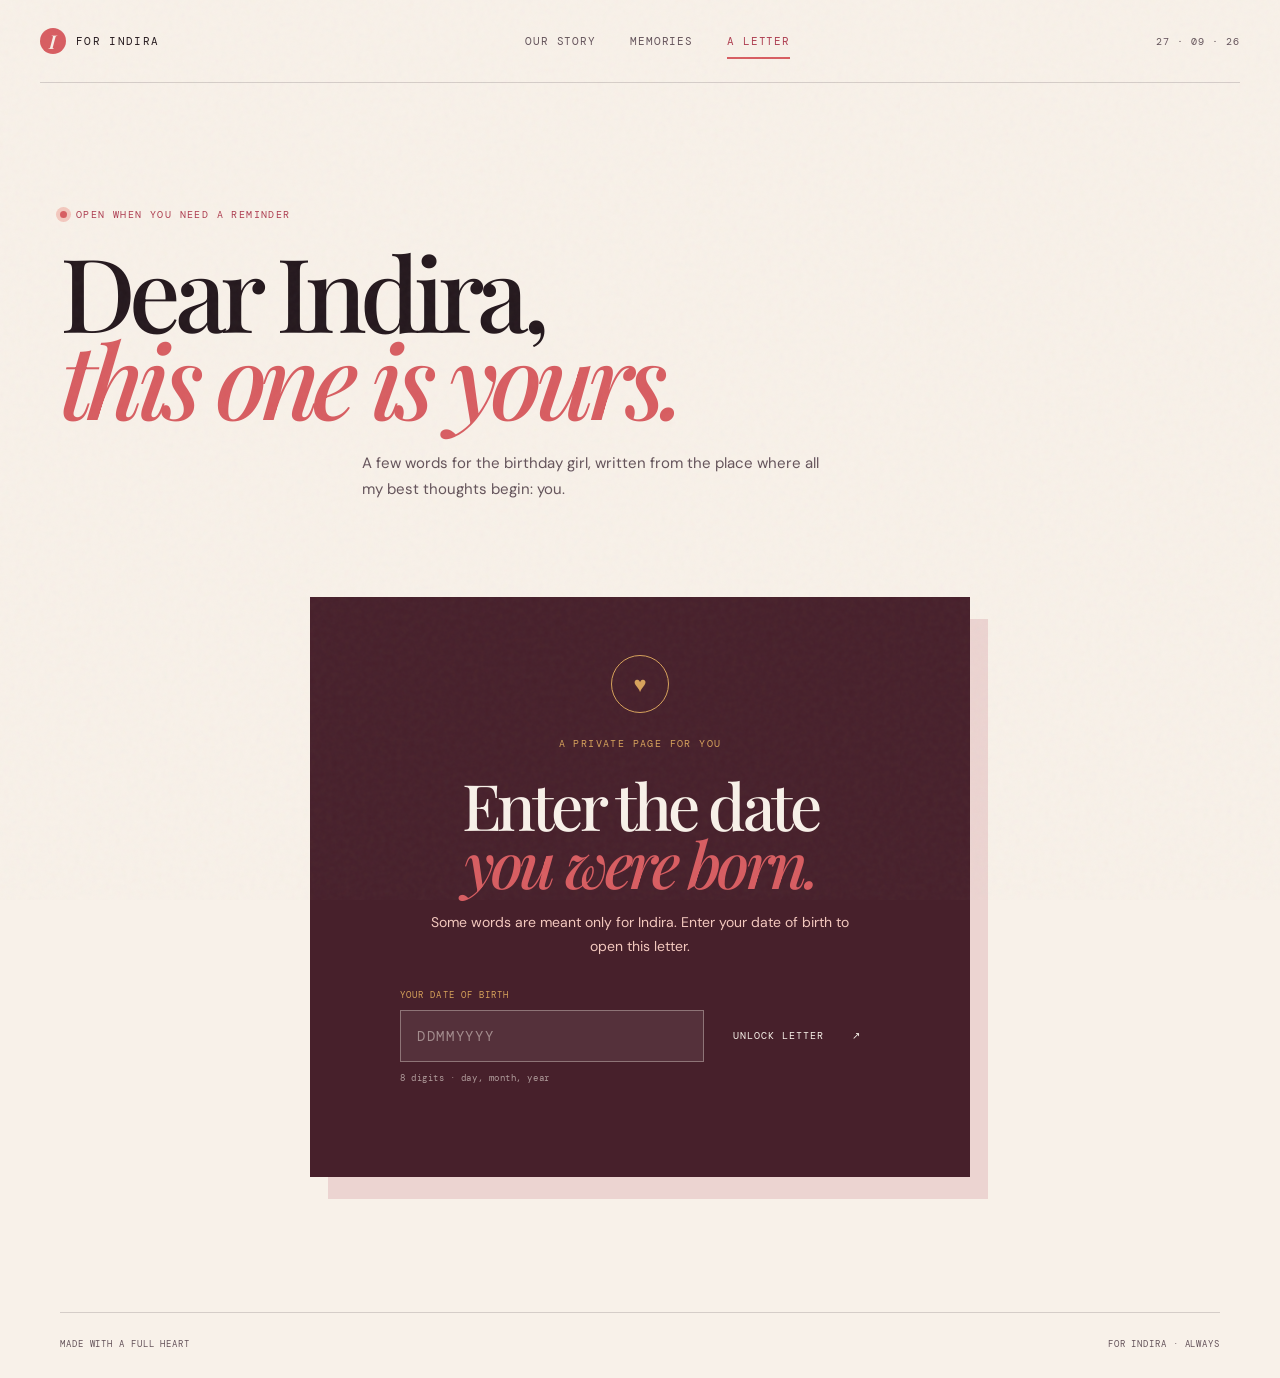
<file: letter.html>
<!doctype html>
<html lang="en">
  <head>
    <meta charset="utf-8" />
    <meta name="viewport" content="width=device-width, initial-scale=1" />
    <meta name="theme-color" content="#22151a" />
    <meta name="description" content="A birthday letter for Indu." />
    <title>A letter for Indu — For Indu</title>
    <link rel="stylesheet" href="styles.css" />
    <script defer src="script.js"></script>
  </head>
  <body class="inner-page letter-page">
    <div class="grain" aria-hidden="true"></div>
    <header class="site-header"><a class="brand" href="index.html"><span class="brand-mark">i</span><span>for indira</span></a><nav class="site-nav" aria-label="Main navigation"><a href="story.html">our story</a><a href="gallery.html">memories</a><a href="letter.html">a letter</a></nav><span class="header-date">27 · 09 · 26</span></header>
    <main>
      <section class="inner-hero section-shell letter-intro"><p class="eyebrow"><span class="eyebrow-dot"></span> open when you need a reminder</p><h1>Dear Indira,<br /><em>this one is yours.</em></h1><p class="inner-lede">A few words for the birthday girl, written from the place where all my best thoughts begin: you.</p></section>
      <section class="letter-lock section-shell" data-letter-lock>
        <div class="letter-lock-card">
          <span class="lock-mark">♥</span>
          <p class="eyebrow">a private page for you</p>
          <h2>Enter the date<br /><em>you were born.</em></h2>
          <p>Some words are meant only for Indira. Enter your date of birth to open this letter.</p>
          <form class="dob-form" data-dob-form novalidate>
            <label for="dob">Your date of birth</label>
            <div class="dob-row"><input id="dob" name="dob" type="password" inputmode="numeric" autocomplete="off" maxlength="8" placeholder="DDMMYYYY" required /><button class="button button-primary" type="submit">unlock letter <span>↗</span></button></div>
            <small class="dob-hint">8 digits · day, month, year</small>
            <p class="dob-error" data-dob-error role="alert" aria-live="polite"></p>
          </form>
        </div>
      </section>
      <section class="letter-wrap section-shell" data-protected-letter hidden aria-hidden="true">
        <div class="letter-paper">
          <div class="paper-topline"><span>27 September 2026</span><span>with love, always</span></div>
          <div class="letter-content"><p class="letter-salutation">My beautiful Indu,</p><p>Happy birthday to the person who makes my life feel more like itself.</p><p>This is your first birthday with my ring on your finger, and my whole life ahead of us, and I keep catching myself smiling at the thought that I get to call you my fiancée.</p><p>I arrived too late to be your first love... but maybe i arrived just in time to become the love of your life... I have loved you in so many seasons already, but loving you with forever in our plans feels like a new kind of happiness.</p><p>I hope this next year brings you the kind of happiness that stays after the candles are gone—the quiet, certain kind that lives in your chest and reminds you that you are loved beyond measure.</p><p>Thank you for your softness, your strength, your laugh, and all the tiny ways you make a day better without even trying. I still get to call you my girlfriend, my fiancée, and my favourite person in the same lifetime. I don’t think I’ll ever stop feeling lucky about that.</p><p>When I look at the little girl in the first photo and then at the woman I am going to marry, I feel grateful for every road that brought you to me. Here’s to every place we haven’t seen, every meal we haven’t shared, and every ordinary Tuesday that will become a memory because it happened with you.</p><p class="letter-signoff">I love you, endlessly.<br /><span>Your almost-husband</span> <strong>♥</strong></p></div>
          <span class="paper-stamp">i<br /><small>♥</small></span>
        </div>
        <button class="button button-outline print-button" type="button" data-print>save this letter <span>↓</span></button>
      </section>
    </main>
    <footer class="site-footer section-shell"><span>made with a full heart</span><span>for indira · always</span></footer>
  </body>
</html>
</file>
<file: styles.css>
@import url('https://fonts.googleapis.com/css2?family=DM+Mono:wght@400;500&family=DM+Sans:wght@400;500;600;700&family=Playfair+Display:ital,wght@0,500;0,600;1,500;1,600&display=swap');

:root {
  --ink: #24181d;
  --ink-soft: #64535a;
  --paper: #f8f1e9;
  --paper-deep: #eaded3;
  --rose: #d85d61;
  --rose-dark: #ae3d50;
  --rose-pale: #f3c8be;
  --wine: #47202b;
  --gold: #d7a25b;
  --line: rgba(36, 24, 29, .16);
  --serif: 'Playfair Display', Georgia, serif;
  --sans: 'DM Sans', Arial, sans-serif;
  --mono: 'DM Mono', monospace;
}

* { box-sizing: border-box; }
[hidden] { display: none !important; }
html { scroll-behavior: smooth; }
body { margin: 0; background: var(--paper); color: var(--ink); font-family: var(--sans); overflow-x: hidden; }
a { color: inherit; text-decoration: none; }
button { font: inherit; }
.grain { position: fixed; inset: 0; z-index: 20; pointer-events: none; opacity: .055; background-image: url("data:image/svg+xml,%3Csvg viewBox='0 0 180 180' xmlns='http://www.w3.org/2000/svg'%3E%3Cfilter id='n'%3E%3CfeTurbulence type='fractalNoise' baseFrequency='.85' numOctaves='3' stitchTiles='stitch'/%3E%3C/filter%3E%3Crect width='100%25' height='100%25' filter='url(%23n)' opacity='.7'/%3E%3C/svg%3E"); }
.section-shell { width: min(1160px, calc(100% - 80px)); margin-inline: auto; }
.site-header { position: relative; z-index: 2; width: min(1280px, calc(100% - 80px)); margin: 0 auto; padding: 28px 0; display: flex; align-items: center; justify-content: space-between; border-bottom: 1px solid var(--line); }
.brand { display: flex; align-items: center; gap: 10px; font-family: var(--mono); font-size: 11px; letter-spacing: .12em; text-transform: uppercase; }
.brand-mark { width: 26px; height: 26px; display: grid; place-items: center; border-radius: 50%; background: var(--rose); color: var(--paper); font: 600 19px var(--serif); font-style: italic; }
.site-nav { display: flex; gap: 34px; color: var(--ink-soft); font: 11px var(--mono); letter-spacing: .08em; text-transform: uppercase; }
.site-nav a { position: relative; transition: color .25s ease; }
.site-nav a:hover, .site-nav a.active { color: var(--rose-dark); }
.site-nav a.active::after { content: ''; position: absolute; left: 0; right: 0; bottom: -11px; height: 2px; background: var(--rose); }
.header-date { color: var(--ink-soft); font: 10px var(--mono); letter-spacing: .1em; }
.hero { min-height: 690px; padding: 88px 0 110px; display: grid; grid-template-columns: 1fr .85fr; align-items: center; gap: 80px; }
.eyebrow { display: flex; align-items: center; gap: 9px; margin: 0 0 26px; color: var(--rose-dark); font: 10px var(--mono); letter-spacing: .14em; text-transform: uppercase; }
.eyebrow-dot { width: 7px; height: 7px; border-radius: 50%; background: var(--rose); box-shadow: 0 0 0 4px var(--rose-pale); }
h1, h2, h3, p { margin-top: 0; }
h1 { max-width: 680px; margin-bottom: 30px; font: 500 clamp(4.3rem, 8vw, 7.65rem)/.85 var(--serif); letter-spacing: -.065em; }
h1 em, h2 em, h3 em { color: var(--rose); font-style: italic; }
.hero-intro { max-width: 380px; color: var(--ink-soft); font-size: 15px; line-height: 1.75; }
.hero-actions { display: flex; align-items: center; flex-wrap: wrap; gap: 18px 27px; margin-top: 40px; }
.button { display: inline-flex; align-items: center; gap: 28px; border: 0; cursor: pointer; font: 10px var(--mono); letter-spacing: .1em; text-transform: uppercase; transition: transform .25s ease, background .25s ease, color .25s ease; }
.button:hover { transform: translateY(-3px); }
.button-primary { padding: 17px 19px; background: var(--wine); color: var(--paper); }
.button-primary:hover { background: var(--rose-dark); }
.button-video { padding: 17px 19px; background: var(--rose); color: var(--paper); }
.button-video:hover { background: var(--rose-dark); }
.button-outline { padding: 15px 18px; color: var(--wine); border: 1px solid var(--wine); background: transparent; }
.button-outline:hover { color: var(--paper); background: var(--wine); }
.text-link { color: var(--ink-soft); font: 10px var(--mono); letter-spacing: .08em; text-transform: uppercase; }
.text-link span { margin-left: 8px; color: var(--rose); font-size: 15px; }
.hero-art { position: relative; min-height: 510px; }
.hero-photo { position: absolute; top: 22px; right: 32px; width: min(370px, 75%); aspect-ratio: .75; transform: rotate(4deg); }
.photo-slot { position: relative; display: flex; flex-direction: column; align-items: center; justify-content: center; overflow: hidden; border: 13px solid #fffaf4; box-shadow: 22px 28px 0 rgba(174, 61, 80, .18); background: linear-gradient(135deg, #ecc8bb, #b95b68); color: rgba(71, 32, 43, .72); transition: background-color .3s ease; }
.photo-image { position: absolute; inset: 0; z-index: 0; display: block; width: 100%; height: 100%; object-fit: contain; object-position: center; background: #fffaf4; }
.photo-slot.has-photo { background-color: #fffaf4; }
.photo-slot.has-photo .photo-icon, .photo-slot.has-photo .photo-slot-label { opacity: 0; }
.photo-slot .photo-icon, .photo-slot .photo-slot-label { position: relative; z-index: 1; }
.photo-icon { margin-bottom: 15px; font: 24px var(--serif); }
.photo-slot-label { max-width: 120px; text-align: center; font: 9px/1.5 var(--mono); letter-spacing: .04em; text-transform: uppercase; }
.orbit { position: absolute; border: 1px solid var(--rose); border-radius: 50%; opacity: .5; }
.orbit-one { width: 480px; height: 180px; top: 135px; right: -20px; transform: rotate(-32deg); }
.orbit-two { width: 480px; height: 180px; top: 135px; right: -20px; transform: rotate(35deg); border-color: var(--gold); }
.hero-sticker { position: absolute; display: flex; align-items: center; gap: 6px; padding: 10px 13px; background: var(--paper); box-shadow: 4px 5px 0 rgba(36, 24, 29, .1); font: 10px var(--mono); letter-spacing: .06em; text-transform: uppercase; }
.sticker-top { top: 12px; left: 20px; transform: rotate(-8deg); color: var(--rose-dark); }
.sticker-top span { font-size: 15px; }
.sticker-bottom { right: 4px; bottom: 64px; transform: rotate(-4deg); }
.hero-note { position: absolute; left: 0; bottom: 40px; width: 135px; height: 135px; display: grid; place-items: center; text-align: center; border-radius: 50%; background: var(--gold); color: var(--wine); transform: rotate(-11deg); font: 11px/1.1 var(--mono); text-transform: uppercase; }
.hero-note strong { font: italic 27px var(--serif); text-transform: lowercase; }
.ticker { overflow: hidden; padding: 18px 0; background: var(--rose); color: var(--paper); transform: rotate(-1.5deg) scale(1.02); }
.ticker-track { width: max-content; display: flex; align-items: center; gap: 38px; animation: ticker 24s linear infinite; font: 10px var(--mono); letter-spacing: .13em; text-transform: uppercase; }
.ticker-track i { color: var(--gold); font-size: 17px; font-style: normal; }
@keyframes ticker { to { transform: translateX(-33.33%); } }
.countdown-section { padding: 150px 0 120px; display: flex; justify-content: space-between; align-items: end; gap: 40px; }
h2 { font: 500 clamp(3rem, 6vw, 5.4rem)/.9 var(--serif); letter-spacing: -.06em; }
.countdown-card { min-width: 570px; display: flex; align-items: center; justify-content: space-around; padding: 30px 24px; background: var(--wine); color: var(--paper); }
.countdown-item { display: flex; flex-direction: column; align-items: center; gap: 6px; }
.countdown-item strong { font: 500 38px var(--serif); color: var(--gold); }
.countdown-item span { font: 9px var(--mono); letter-spacing: .1em; text-transform: uppercase; opacity: .7; }
.countdown-divider { color: var(--rose); font: 24px var(--serif); }
.love-note { position: relative; max-width: 970px; padding: 88px 90px; background: var(--rose-pale); text-align: center; }
.love-note p { margin: 0 auto 24px; max-width: 690px; font: italic 35px/1.25 var(--serif); letter-spacing: -.03em; color: var(--wine); }
.quote-mark { position: absolute; left: 50px; top: 42px; color: var(--rose); font: 90px/.8 var(--serif); }
.signature { font: 10px var(--mono); letter-spacing: .12em; text-transform: uppercase; color: var(--rose-dark); }
.preview-grid { display: grid; grid-template-columns: 1fr 1fr; gap: 18px; padding: 120px 0 145px; }
.preview-card { position: relative; min-height: 360px; padding: 35px; display: flex; flex-direction: column; justify-content: flex-end; overflow: hidden; transition: transform .3s ease; }
.preview-card:hover { transform: translateY(-7px); }
.preview-story { background: var(--wine); color: var(--paper); }
.preview-gallery { background: #e1aa91; color: var(--wine); }
.preview-card .eyebrow { margin-bottom: 14px; color: var(--gold); }
.preview-gallery .eyebrow { color: var(--rose-dark); }
.preview-card h3 { margin-bottom: 24px; font: 500 45px/.9 var(--serif); letter-spacing: -.05em; }
.card-number, .card-arrow { position: absolute; top: 27px; font: 10px var(--mono); }
.card-number { left: 30px; opacity: .65; }
.card-arrow { right: 30px; font-size: 22px; }
.card-link { font: 10px var(--mono); letter-spacing: .1em; text-transform: uppercase; opacity: .75; }
.site-footer { display: flex; justify-content: space-between; padding: 25px 0 28px; border-top: 1px solid var(--line); color: var(--ink-soft); font: 9px var(--mono); letter-spacing: .1em; text-transform: uppercase; }
.inner-hero { padding: 125px 0 95px; }
.inner-hero h1 { font-size: clamp(4rem, 8vw, 7.2rem); }
.inner-lede { max-width: 470px; margin-left: 26%; color: var(--ink-soft); font-size: 15px; line-height: 1.7; }
.timeline { padding-bottom: 125px; }
.timeline-item { display: grid; grid-template-columns: 80px 1fr 170px; gap: 45px; padding: 55px 0; border-top: 1px solid var(--line); }
.timeline-marker { width: 42px; height: 42px; display: grid; place-items: center; border: 1px solid var(--rose); border-radius: 50%; color: var(--rose-dark); font: 10px var(--mono); }
.timeline-copy { max-width: 620px; }
.timeline-label { color: var(--rose-dark); font: 10px var(--mono); letter-spacing: .1em; text-transform: uppercase; }
.timeline-copy h2 { margin: 18px 0 20px; font-size: 55px; }
.timeline-copy p { max-width: 490px; color: var(--ink-soft); font-size: 15px; line-height: 1.8; }
.timeline-year { padding-top: 2px; color: var(--ink-soft); font: 10px var(--mono); letter-spacing: .08em; text-align: right; text-transform: uppercase; }
.chapter-photo { padding-bottom: 135px; display: grid; grid-template-columns: minmax(300px, 650px) 1fr; align-items: end; gap: 65px; }
.wide-photo { width: min(430px, 100%); aspect-ratio: .5625; justify-self: center; }
.photo-caption { margin: 0 0 7px; font: 22px/1.3 var(--serif); letter-spacing: -.03em; }
.photo-caption em { color: var(--rose); }
.gallery-grid { display: grid; grid-template-columns: 1fr 1.15fr; gap: 70px 25px; padding-bottom: 120px; }
.gallery-card { margin: 0; }
.gallery-photo { width: 100%; border-width: 10px; box-shadow: 12px 15px 0 rgba(174, 61, 80, .15); }
.gallery-tall { grid-row: span 2; width: 76%; transform: rotate(-3deg); }
.gallery-tall .gallery-photo { aspect-ratio: .75; background: linear-gradient(150deg, #e0a790, #b95164); }
.gallery-wide { width: 94%; margin-left: auto; transform: rotate(2deg); }
.gallery-wide .gallery-photo { aspect-ratio: .667; background: linear-gradient(150deg, #e6c79e, #d87b69); }
.gallery-wide .photo-slot[data-photo$="memory-04.jpg"] { aspect-ratio: .75; }
.gallery-square { width: 73%; margin-left: 9%; transform: rotate(3deg); }
.gallery-square .gallery-photo { aspect-ratio: .57; background: linear-gradient(150deg, #c995a1, #6f374a); color: var(--paper); }
.gallery-offset { margin-top: -30px; }
figcaption { display: flex; gap: 12px; margin-top: 19px; color: var(--ink-soft); font: 10px var(--mono); letter-spacing: .06em; text-transform: uppercase; }
figcaption span { color: var(--rose-dark); }
.gallery-cta { display: flex; align-items: center; justify-content: center; gap: 30px; padding: 80px 0 130px; border-top: 1px solid var(--line); color: var(--rose-dark); text-align: center; }
.gallery-cta p { margin: 0; font: 38px/1 var(--serif); letter-spacing: -.04em; }
.gallery-cta em { color: var(--rose); }
.cta-spark { color: var(--gold); font-size: 26px; }
.engagement-note { display: grid; grid-template-columns: 110px 1fr; gap: 35px; align-items: center; margin-bottom: 105px; padding: 42px 55px; background: var(--wine); color: var(--paper); }
.engagement-note-mark { width: 64px; height: 64px; display: grid; place-items: center; border: 1px solid var(--gold); border-radius: 50%; color: var(--gold); font: italic 31px var(--serif); }
.engagement-note p { max-width: 700px; margin: 0; font: italic 25px/1.35 var(--serif); letter-spacing: -.025em; }
.engagement-note small { display: block; margin-top: 12px; color: var(--rose-pale); font: 9px var(--mono); letter-spacing: .12em; text-transform: uppercase; }
.letter-intro { padding-bottom: 80px; }
.letter-wrap { padding-bottom: 135px; display: flex; flex-direction: column; align-items: center; }
.letter-paper { position: relative; width: min(760px, 100%); padding: 36px 80px 75px; background: #fffaf2; box-shadow: 0 22px 50px rgba(71, 32, 43, .1); }
.letter-paper::before { content: ''; position: absolute; inset: 12px; border: 1px solid rgba(174, 61, 80, .32); pointer-events: none; }
.paper-topline { position: relative; z-index: 1; display: flex; justify-content: space-between; padding-bottom: 18px; border-bottom: 1px solid rgba(36, 24, 29, .15); color: var(--ink-soft); font: 9px var(--mono); letter-spacing: .1em; text-transform: uppercase; }
.letter-content { position: relative; z-index: 1; padding: 55px 25px 0; font: 17px/1.85 var(--serif); color: #49343b; }
.letter-content p { margin-bottom: 23px; }
.letter-salutation { color: var(--rose-dark); font-style: italic; }
.letter-signoff { padding-top: 20px; color: var(--wine); }
.letter-signoff span { font-size: 14px; }
.letter-signoff strong { color: var(--rose); font-family: var(--sans); }
.paper-stamp { position: absolute; right: 54px; bottom: 27px; width: 55px; height: 55px; display: grid; place-items: center; border: 1px solid var(--rose); border-radius: 50%; color: var(--rose); font: italic 26px var(--serif); transform: rotate(12deg); }
.paper-stamp small { margin-top: -25px; font: 13px var(--sans); }
.print-button { margin-top: 35px; }
.video-modal { position: fixed; inset: 0; z-index: 40; display: flex; align-items: center; justify-content: center; padding: 24px; background: rgba(36, 24, 29, .82); backdrop-filter: blur(10px); }
.video-modal.is-open { display: flex; }
.video-dialog { position: relative; width: min(980px, 100%); padding: 35px 40px 40px; background: var(--paper); box-shadow: 0 28px 80px rgba(0, 0, 0, .3); }
.video-dialog h2 { margin-bottom: 25px; font-size: clamp(2.8rem, 6vw, 5rem); }
.video-dialog video { display: block; width: 100%; max-height: 70vh; background: #140d10; }
.video-close { position: absolute; top: 16px; right: 18px; z-index: 1; width: 34px; height: 34px; border: 1px solid var(--line); border-radius: 50%; background: transparent; color: var(--ink); cursor: pointer; font-size: 25px; line-height: 1; }
.video-close:hover { background: var(--rose); color: var(--paper); }
.letter-lock { padding-bottom: 135px; }
.letter-lock-card { max-width: 660px; margin: 0 auto; padding: 58px 65px 65px; background: var(--wine); color: var(--paper); text-align: center; box-shadow: 18px 22px 0 rgba(174, 61, 80, .16); }
.letter-lock-card .eyebrow { justify-content: center; color: var(--gold); }
.lock-mark { width: 58px; height: 58px; display: grid; place-items: center; margin: 0 auto 24px; border: 1px solid var(--gold); border-radius: 50%; color: var(--gold); font-size: 22px; }
.letter-lock-card h2 { margin: 14px 0 20px; font-size: clamp(2.7rem, 5vw, 4.5rem); }
.letter-lock-card > p:not(.eyebrow):not(.dob-error) { max-width: 420px; margin: 0 auto 30px; color: var(--rose-pale); font-size: 14px; line-height: 1.7; }
.dob-form { max-width: 480px; margin: 0 auto; text-align: left; }
.dob-form label { display: block; margin-bottom: 9px; color: var(--gold); font: 9px var(--mono); letter-spacing: .12em; text-transform: uppercase; }
.dob-row { display: flex; gap: 10px; }
.dob-row input { min-width: 0; flex: 1; padding: 16px; border: 1px solid rgba(248, 241, 233, .35); outline: none; background: rgba(248, 241, 233, .08); color: var(--paper); font: 14px var(--mono); letter-spacing: .12em; }
.dob-row input::placeholder { color: rgba(248, 241, 233, .48); }
.dob-row input:focus { border-color: var(--gold); box-shadow: 0 0 0 3px rgba(215, 162, 91, .16); }
.dob-hint { display: block; margin-top: 10px; color: rgba(248, 241, 233, .6); font: 9px var(--mono); letter-spacing: .06em; }
.dob-error { min-height: 18px; margin: 10px 0 0; color: #ffb3a8; font: 10px var(--mono); }

@media (max-width: 800px) {
  .section-shell, .site-header { width: min(100% - 40px, 600px); }
  .site-header { padding: 20px 0; }
  .site-nav { gap: 13px; font-size: 9px; }
  .site-nav a.active::after { bottom: -8px; }
  .header-date { display: none; }
  .hero { min-height: auto; padding: 75px 0 85px; display: flex; flex-direction: column; align-items: stretch; gap: 50px; }
  h1 { font-size: clamp(4rem, 19vw, 6.5rem); }
  .hero-art { min-height: 430px; }
  .hero-photo { right: 10%; width: 68%; }
  .orbit-one, .orbit-two { right: -10%; width: 110%; }
  .hero-note { bottom: 6px; left: 3%; width: 110px; height: 110px; }
  .sticker-bottom { right: 0; bottom: 34px; font-size: 8px; }
  .countdown-section { padding: 110px 0 90px; display: block; }
  .countdown-card { min-width: 0; margin-top: 45px; padding: 20px 10px; }
  .countdown-item strong { font-size: 25px; }
  .countdown-item span { font-size: 7px; }
  .countdown-divider { font-size: 16px; }
  .love-note { padding: 65px 28px; }
  .love-note p { font-size: 27px; }
  .quote-mark { left: 16px; top: 25px; font-size: 60px; }
  .preview-grid { grid-template-columns: 1fr; padding: 90px 0 100px; }
  .preview-card { min-height: 280px; }
  .inner-hero { padding: 80px 0 70px; }
  .inner-lede { margin-left: 0; }
  .timeline-item { grid-template-columns: 45px 1fr; gap: 20px; padding: 40px 0; }
  .timeline-year { grid-column: 2; padding: 0; text-align: left; }
  .timeline-copy h2 { font-size: 41px; }
  .chapter-photo { display: block; padding-bottom: 100px; }
  .wide-photo { width: 100%; }
  .photo-caption { margin: 30px 0 0; }
  .gallery-grid { display: flex; flex-direction: column; gap: 55px; padding-bottom: 95px; }
  .gallery-tall, .gallery-wide, .gallery-square, .gallery-offset { width: 88%; margin: 0 auto; }
  .gallery-square { width: 70%; margin-left: 13%; }
  .engagement-note { grid-template-columns: 1fr; gap: 20px; margin-bottom: 75px; padding: 32px 25px; }
  .engagement-note p { font-size: 22px; }
  .letter-paper { padding: 28px 30px 60px; }
  .letter-content { padding: 40px 7px 0; font-size: 16px; }
  .paper-stamp { right: 34px; bottom: 20px; }
  .video-dialog { padding: 30px 18px 18px; }
  .video-dialog .eyebrow { margin-bottom: 14px; }
  .letter-lock-card { padding: 45px 25px 42px; }
  .dob-row { flex-direction: column; }
  .dob-row .button { justify-content: center; }
  .site-footer { font-size: 8px; }
}

@media (prefers-reduced-motion: reduce) { *, *::before, *::after { scroll-behavior: auto !important; animation-duration: .01ms !important; animation-iteration-count: 1 !important; transition-duration: .01ms !important; } }

@media print { .site-header, .site-footer, .grain, .print-button, .letter-lock { display: none !important; } .letter-wrap { padding: 0; } .letter-paper { width: 100%; box-shadow: none; } body { background: white; } }
</file>
